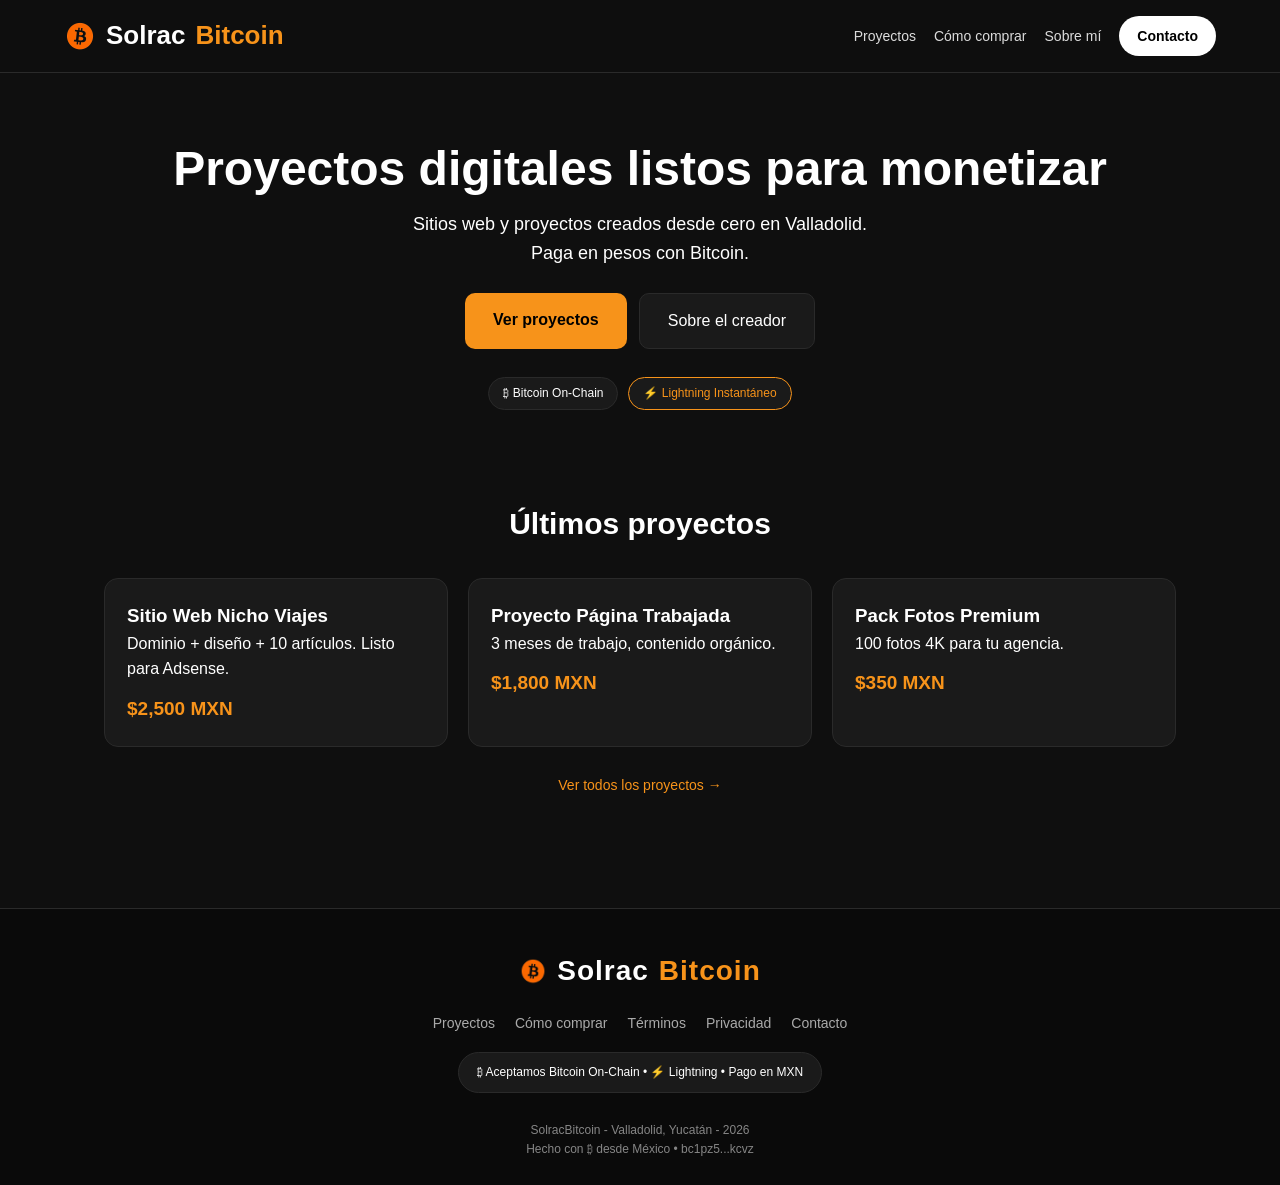
<file: index.html>
<!DOCTYPE html>
<html lang="es-MX">
<head>
<meta charset="UTF-8">
<meta name="viewport" content="width=device-width, initial-scale=1.0">
<title>SolracBitcoin | Proyectos Digitales en Valladolid - Pago con Bitcoin</title>
<link rel="icon" type="image/png" href="img/favicon.png">
<link rel="apple-touch-icon" href="img/favicon.png">
<link rel="stylesheet" href="css/style.css">
</head>
<body>

<header>
  <nav>
    <a href="index.html" class="logo" style="display:flex;align-items:center;gap:10px">
      <img src="img/favicon.png" alt="SolracBitcoin" style="width:32px;height:32px;border-radius:50%">
      Solrac<span>Bitcoin</span>
    </a>
    <div class="menu">
      <a href="proyectos.html">Proyectos</a>
      <a href="como-comprar.html">Cómo comprar</a>
      <a href="sobre-mi.html">Sobre mí</a>
      <a href="contacto.html" class="btn-nav">Contacto</a>
    </div>
  </nav>

  <div class="hero">
    <h1 class="reveal">Proyectos digitales listos para monetizar</h1>
    <p class="reveal">Sitios web y proyectos creados desde cero en Valladolid.<br>Paga en pesos con Bitcoin.</p>
    
    <div class="hero-btns reveal">
      <a href="proyectos.html" class="btn-primary">Ver proyectos</a>
      <a href="sobre-mi.html" class="btn-sec">Sobre el creador</a>
    </div>

    <div class="reveal" style="margin-top:28px; display:flex; justify-content:center; gap:10px; flex-wrap:wrap; font-size:12px;">
      <span style="background:#1a1a1a;border:1px solid #2a2a2a;padding:6px 14px;border-radius:20px;">₿ Bitcoin On-Chain</span>
      <span style="background:#1a1a1a;border:1px solid #f7931a;padding:6px 14px;border-radius:20px;color:#f7931a;">⚡ Lightning Instantáneo</span>
    </div>
  </div>
</header>

<section class="proyectos-preview">
  <h2>Últimos proyectos</h2>
  <div class="grid">
    <div class="card reveal">
      <h3>Sitio Web Nicho Viajes</h3>
      <p>Dominio + diseño + 10 artículos. Listo para Adsense.</p>
      <span class="precio">$2,500 MXN</span>
    </div>
    <div class="card reveal">
      <h3>Proyecto Página Trabajada</h3>
      <p>3 meses de trabajo, contenido orgánico.</p>
      <span class="precio">$1,800 MXN</span>
    </div>
    <div class="card reveal">
      <h3>Pack Fotos Premium</h3>
      <p>100 fotos 4K para tu agencia.</p>
      <span class="precio">$350 MXN</span>
    </div>
  </div>
  <div style="text-align:center;margin-top:25px">
    <a href="proyectos.html" style="color:#f7931a;font-size:14px;text-decoration:none">Ver todos los proyectos →</a>
  </div>
</section>

<footer>
  <div class="footer-content">
    <div class="footer-logo" style="display:flex;align-items:center;justify-content:center;gap:10px">
      <img src="img/favicon.png" alt="logo" style="width:28px;height:28px;border-radius:50%">
      Solrac<span>Bitcoin</span>
    </div>
    
    <div class="footer-links">
      <a href="proyectos.html">Proyectos</a>
      <a href="como-comprar.html">Cómo comprar</a>
      <a href="terminos.html">Términos</a>
      <a href="privacidad.html">Privacidad</a>
      <a href="contacto.html">Contacto</a>
    </div>

    <div class="footer-pagos">
      ₿ Aceptamos Bitcoin On-Chain • ⚡ Lightning • Pago en MXN
    </div>

    <div class="footer-copy">
      SolracBitcoin - Valladolid, Yucatán - 2026<br>
      Hecho con ₿ desde México • bc1pz5...kcvz
    </div>
  </div>
</footer>

<script src="js/main.js"></script>
</body>
</html>
</file>
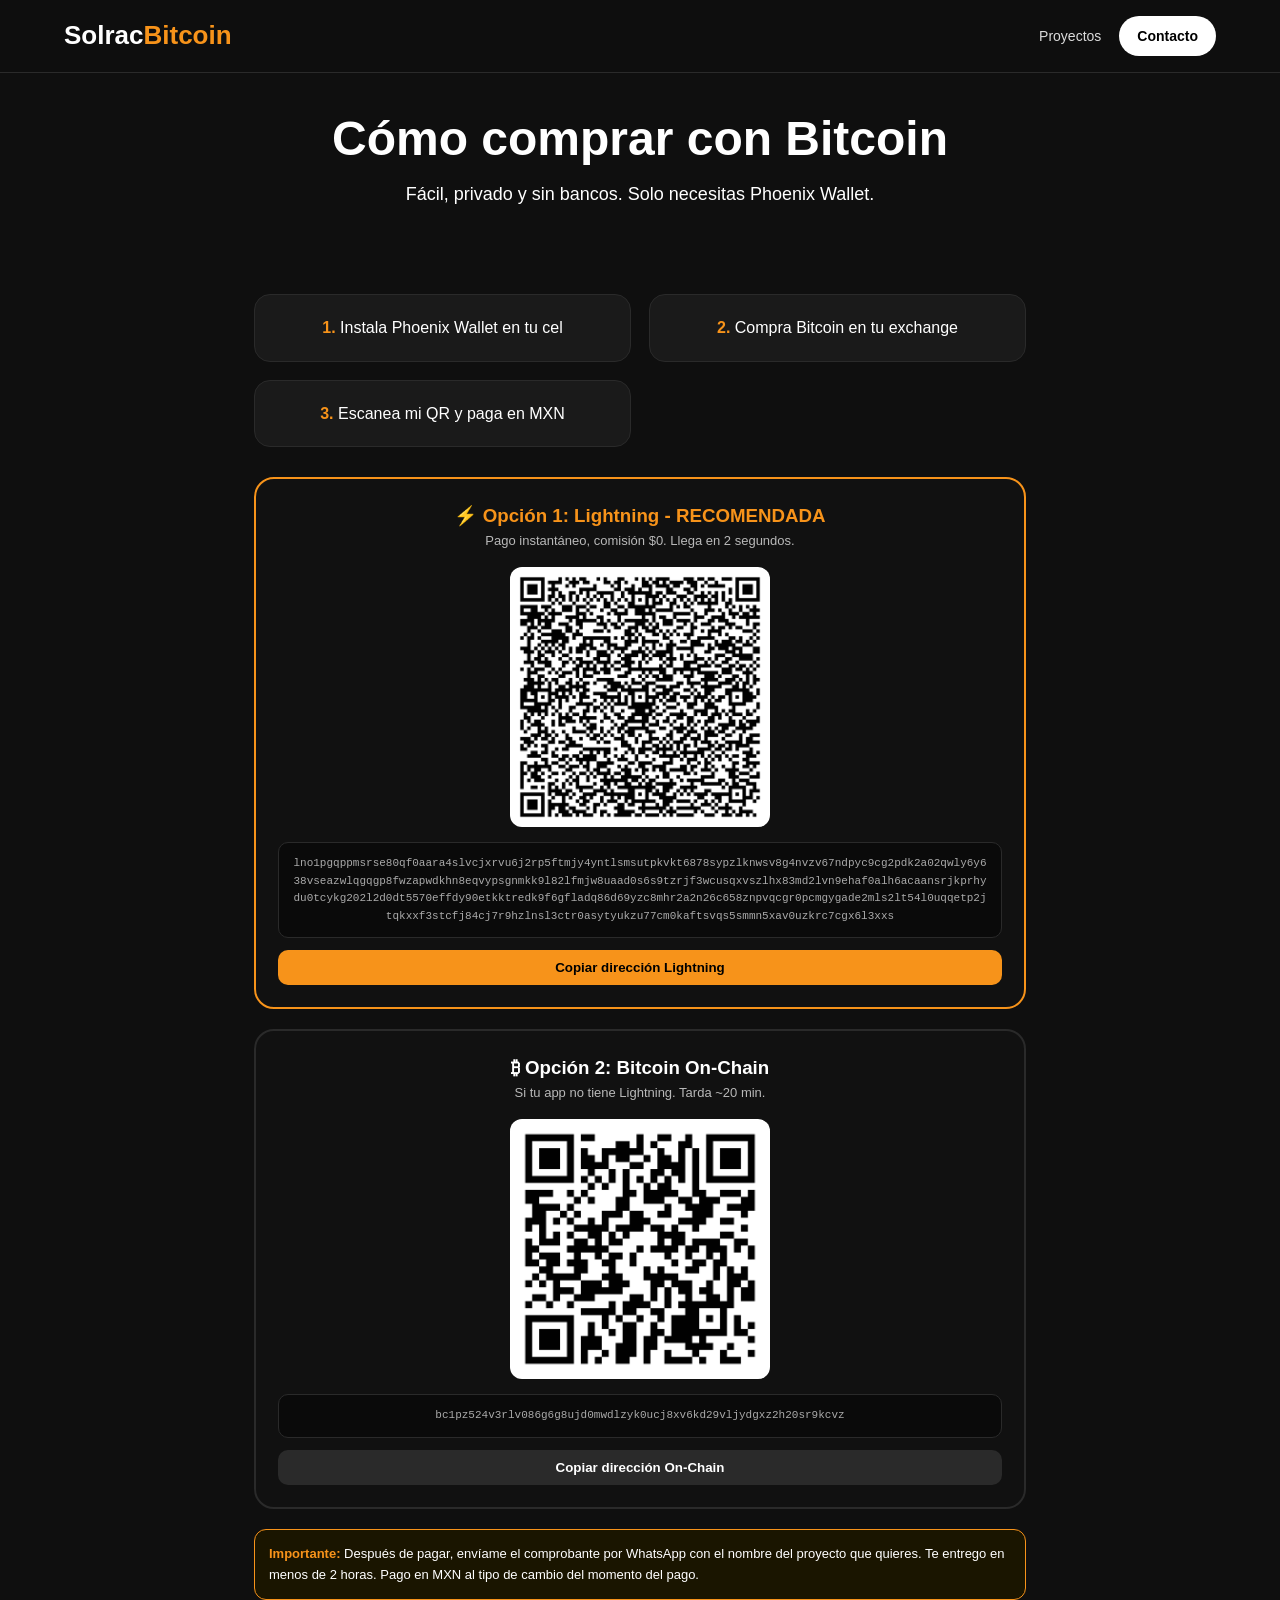
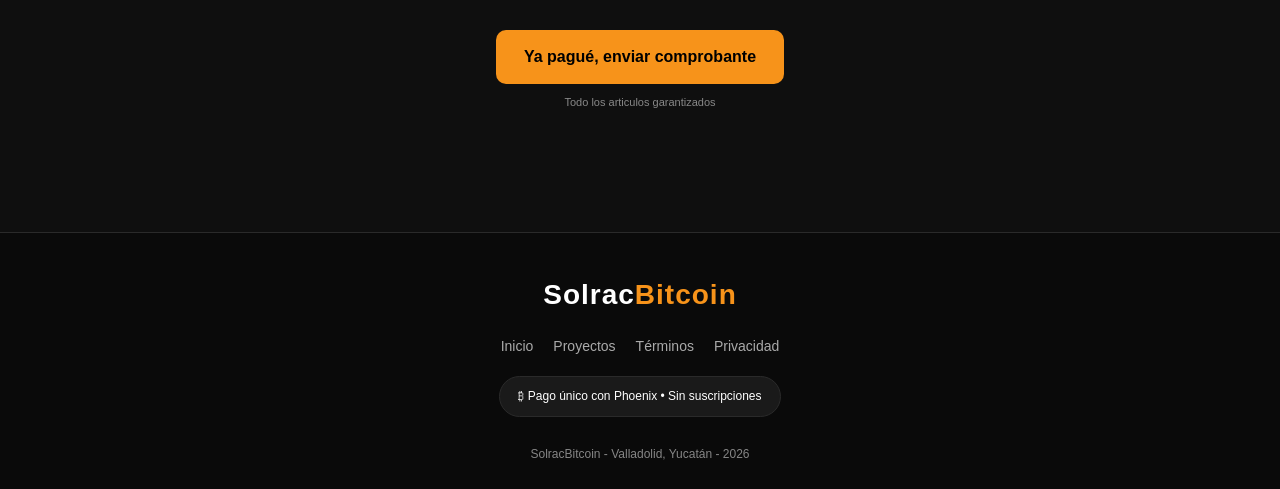
<file: como-comprar.html>
<!DOCTYPE html>
<html lang="es-MX">
<head>
<meta charset="UTF-8">
<meta name="viewport" content="width=device-width, initial-scale=1.0">
<title>Cómo comprar | SolracBitcoin - Pago con Bitcoin</title>
<link rel="icon" type="image/png" href="img/favicon.png">
<link rel="stylesheet" href="css/style.css">
<style>
  .comprar-wrap{max-width:900px;margin:0 auto;padding:20px 5% 60px}
  .pasos{display:grid;grid-template-columns:repeat(auto-fit,minmax(250px,1fr));gap:18px;margin:30px 0}
  .paso{background:#1a1a1a;border:1px solid #2a2a2a;border-radius:16px;padding:20px;text-align:center}
  .paso b{color:#f7931a}
  .qr-box{background:#111;border:2px solid #f7931a;border-radius:20px;padding:22px;text-align:center;margin:20px 0}
  .qr-box img{width:260px;max-width:100%;border-radius:12px;background:#fff;padding:8px;margin:15px auto;display:block}
  .addr{background:#0a0a0a;border:1px solid #2a2a2a;border-radius:10px;padding:12px;font-size:11px;word-break:break-all;color:#aaa;margin:12px 0;font-family:monospace}
  .btn-copy{background:#f7931a;color:#000;border:none;padding:10px 20px;border-radius:10px;font-weight:bold;cursor:pointer;width:100%}
  .alerta{background:#1a1500;border:1px solid #f7931a;border-radius:12px;padding:14px;font-size:13px;margin-top:20px}
</style>
</head>
<body>

<nav>
  <a href="index.html" class="logo">Solrac<span>Bitcoin</span></a>
  <div class="menu">
    <a href="proyectos.html">Proyectos</a>
    <a href="contacto.html" class="btn-nav">Contacto</a>
  </div>
</nav>

<section class="hero" style="padding:40px 5% 10px">
  <h1 class="reveal">Cómo comprar con Bitcoin</h1>
  <p class="reveal">Fácil, privado y sin bancos. Solo necesitas Phoenix Wallet.</p>
</section>

<div class="comprar-wrap">

  <div class="pasos reveal">
    <div class="paso"><b>1.</b> Instala Phoenix Wallet en tu cel</div>
    <div class="paso"><b>2.</b> Compra Bitcoin en tu exchange</div>
    <div class="paso"><b>3.</b> Escanea mi QR y paga en MXN</div>
  </div>

  <!-- LIGHTNING - RECOMENDADO -->
  <div class="qr-box reveal">
    <h3 style="color:#f7931a">⚡ Opción 1: Lightning - RECOMENDADA</h3>
    <p style="font-size:13px;opacity:0.7">Pago instantáneo, comisión $0. Llega en 2 segundos.</p>
    <img src="img/qrligh.png" alt="QR Lightning Phoenix">
    <div class="addr" id="addrLight">[base64]</div>
    <button class="btn-copy" onclick="navigator.clipboard.writeText(document.getElementById('addrLight').innerText);this.innerText='¡Copiado!'">Copiar dirección Lightning</button>
  </div>

  <!-- ON-CHAIN -->
  <div class="qr-box reveal" style="border-color:#2a2a2a">
    <h3>₿ Opción 2: Bitcoin On-Chain</h3>
    <p style="font-size:13px;opacity:0.7">Si tu app no tiene Lightning. Tarda ~20 min.</p>
    <img src="img/qrbtc.png" alt="QR On-Chain Bitcoin">
    <div class="addr" id="addrBtc">bc1pz524v3rlv086g6g8ujd0mwdlzyk0ucj8xv6kd29vljydgxz2h20sr9kcvz</div>
    <button class="btn-copy" style="background:#2a2a2a;color:#fff" onclick="navigator.clipboard.writeText(document.getElementById('addrBtc').innerText);this.innerText='¡Copiado!'">Copiar dirección On-Chain</button>
  </div>

  <div class="alerta reveal">
    <b style="color:#f7931a">Importante:</b> Después de pagar, envíame el comprobante por WhatsApp con el nombre del proyecto que quieres. Te entrego en menos de 2 horas. Pago en MXN al tipo de cambio del momento del pago.
  </div>

  <div style="text-align:center;margin-top:30px" class="reveal">
    <a href="https://wa.me/5219851222435?text=Hola%20Solrac%20ya%20pagué%20con%20Bitcoin" class="btn-primary">Ya pagué, enviar comprobante</a>
    <p style="font-size:11px;opacity:0.5;margin-top:10px">Todo los articulos garantizados</p>
  </div>

</div>

<footer>
  <div class="footer-content">
    <div class="footer-logo">Solrac<span>Bitcoin</span></div>
    <div class="footer-links">
      <a href="index.html">Inicio</a>
      <a href="proyectos.html">Proyectos</a>
      <a href="terminos.html">Términos</a>
      <a href="privacidad.html">Privacidad</a>
    </div>
    <div class="footer-pagos">₿ Pago único con Phoenix • Sin suscripciones</div>
    <div class="footer-copy">SolracBitcoin - Valladolid, Yucatán - 2026</div>
  </div>
</footer>

<script src="js/main.js"></script>
</body>
</html>
</file>
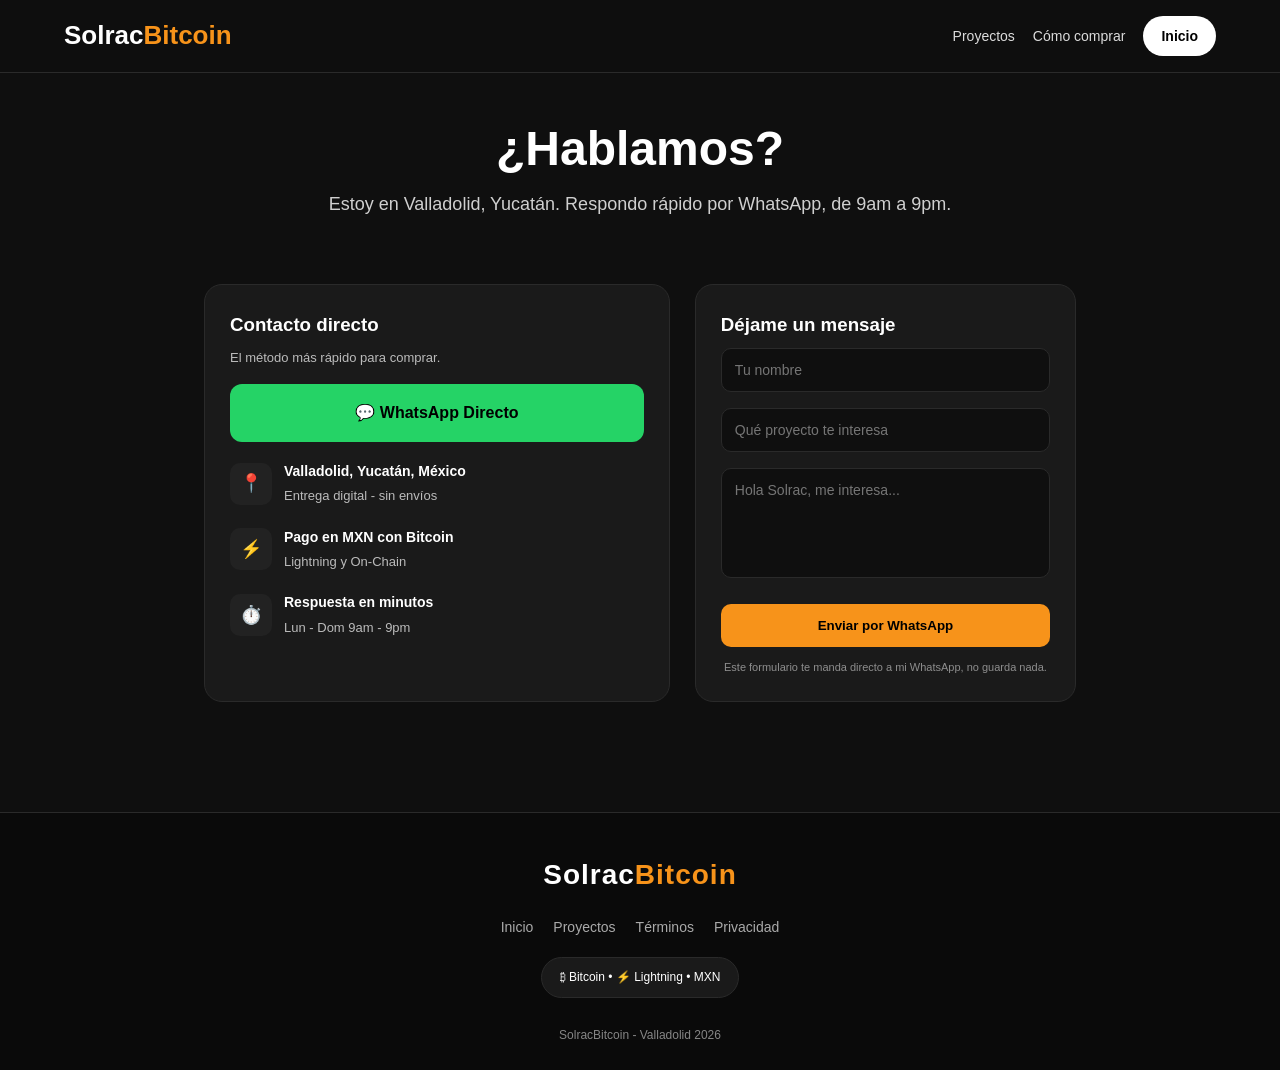
<file: contacto.html>
<!DOCTYPE html>
<html lang="es-MX">
<head>
<meta charset="UTF-8">
<meta name="viewport" content="width=device-width, initial-scale=1.0">
<title>Contacto | SolracBitcoin - Valladolid</title>
<link rel="stylesheet" href="css/style.css">
<style>
  .contact-wrap{max-width:1000px;margin:0 auto;padding:20px 5% 50px;display:grid;grid-template-columns:1.1fr 0.9fr;gap:25px}
  .contact-card{background:#1a1a1a;border:1px solid #2a2a2a;border-radius:18px;padding:25px}
  .whats-btn{
    display:flex;align-items:center;justify-content:center;gap:10px;
    background:#25D366;color:#000;font-weight:900;
    padding:16px;border-radius:12px;font-size:16px;margin:15px 0;transition:0.2s
  }
  .whats-btn:hover{transform:translateY(-2px);filter:brightness(1.1)}
  .dato{display:flex;gap:12px;margin:18px 0;align-items:center}
  .dato-icon{background:#222;width:42px;height:42px;border-radius:10px;display:flex;align-items:center;justify-content:center;font-size:18px}
  .dato b{display:block;font-size:14px}
  .dato span{font-size:13px;opacity:0.7}
  .form input,.form textarea{
    width:100%;background:#0f0f0f;border:1px solid #2a2a2a;
    color:#fff;padding:13px;border-radius:10px;margin:8px 0;font-size:14px
  }
  .form textarea{min-height:110px;resize:none}
  .form button{width:100%;margin-top:10px;border:none;cursor:pointer}
  @media(max-width:800px){.contact-wrap{grid-template-columns:1fr}}
</style>
</head>
<body>

<nav>
  <a href="index.html" class="logo">Solrac<span>Bitcoin</span></a>
  <div class="menu">
    <a href="proyectos.html">Proyectos</a>
    <a href="como-comprar.html">Cómo comprar</a>
    <a href="index.html" class="btn-nav">Inicio</a>
  </div>
</nav>

<section class="hero" style="padding:50px 5% 20px">
  <h1>¿Hablamos?</h1>
  <p>Estoy en Valladolid, Yucatán. Respondo rápido por WhatsApp, de 9am a 9pm.</p>
</section>

<div class="contact-wrap">
  
  <div class="contact-card reveal">
    <h3>Contacto directo</h3>
    <p style="font-size:13px;opacity:0.7;margin:8px 0 15px">El método más rápido para comprar.</p>
    
    <!-- CAMBIA TU NUMERO AQUÍ -->
    <a href="https://wa.me/5219851222435?text=Hola%20Solrac%2C%20vi%20tu%20pagina%20SolracBitcoin%20y%20me%20interesa%20un%20proyecto" target="_blank" class="whats-btn">
      💬 WhatsApp Directo
    </a>

    <div class="dato">
      <div class="dato-icon">📍</div>
      <div><b>Valladolid, Yucatán, México</b><span>Entrega digital - sin envíos</span></div>
    </div>
    <div class="dato">
      <div class="dato-icon">⚡</div>
      <div><b>Pago en MXN con Bitcoin</b><span>Lightning y On-Chain</span></div>
    </div>
    <div class="dato">
      <div class="dato-icon">⏱️</div>
      <div><b>Respuesta en minutos</b><span>Lun - Dom 9am - 9pm</span></div>
    </div>
  </div>

  <div class="contact-card reveal">
    <h3>Déjame un mensaje</h3>
    <div class="form">
      <input type="text" placeholder="Tu nombre" id="nombre">
      <input type="text" placeholder="Qué proyecto te interesa" id="proyecto">
      <textarea placeholder="Hola Solrac, me interesa..." id="mensaje"></textarea>
      <button class="btn-primary" onclick="enviarWA()">Enviar por WhatsApp</button>
      <p style="font-size:11px;opacity:0.5;margin-top:12px;text-align:center">Este formulario te manda directo a mi WhatsApp, no guarda nada.</p>
    </div>
  </div>

</div>

<footer>
  <div class="footer-content">
    <div class="footer-logo">Solrac<span>Bitcoin</span></div>
    <div class="footer-links">
      <a href="index.html">Inicio</a>
      <a href="proyectos.html">Proyectos</a>
      <a href="terminos.html">Términos</a>
      <a href="privacidad.html">Privacidad</a>
    </div>
    <div class="footer-pagos">₿ Bitcoin • ⚡ Lightning • MXN</div>
    <div class="footer-copy">SolracBitcoin - Valladolid 2026</div>
  </div>
</footer>

<script src="js/main.js"></script>
<script>
function enviarWA(){
  let n = document.getElementById('nombre').value || 'Hola';
  let p = document.getElementById('proyecto').value || 'un proyecto';
  let m = document.getElementById('mensaje').value || 'Vi tu página y me interesa comprar.';
  let texto = `Hola Solrac, soy ${n}. Me interesa ${p}. ${m}`;
  let url = `https://wa.me/5219851222435?text=${encodeURIComponent(texto)}`;
  window.open(url, '_blank');
}
</script>
</body>
</html>
</file>
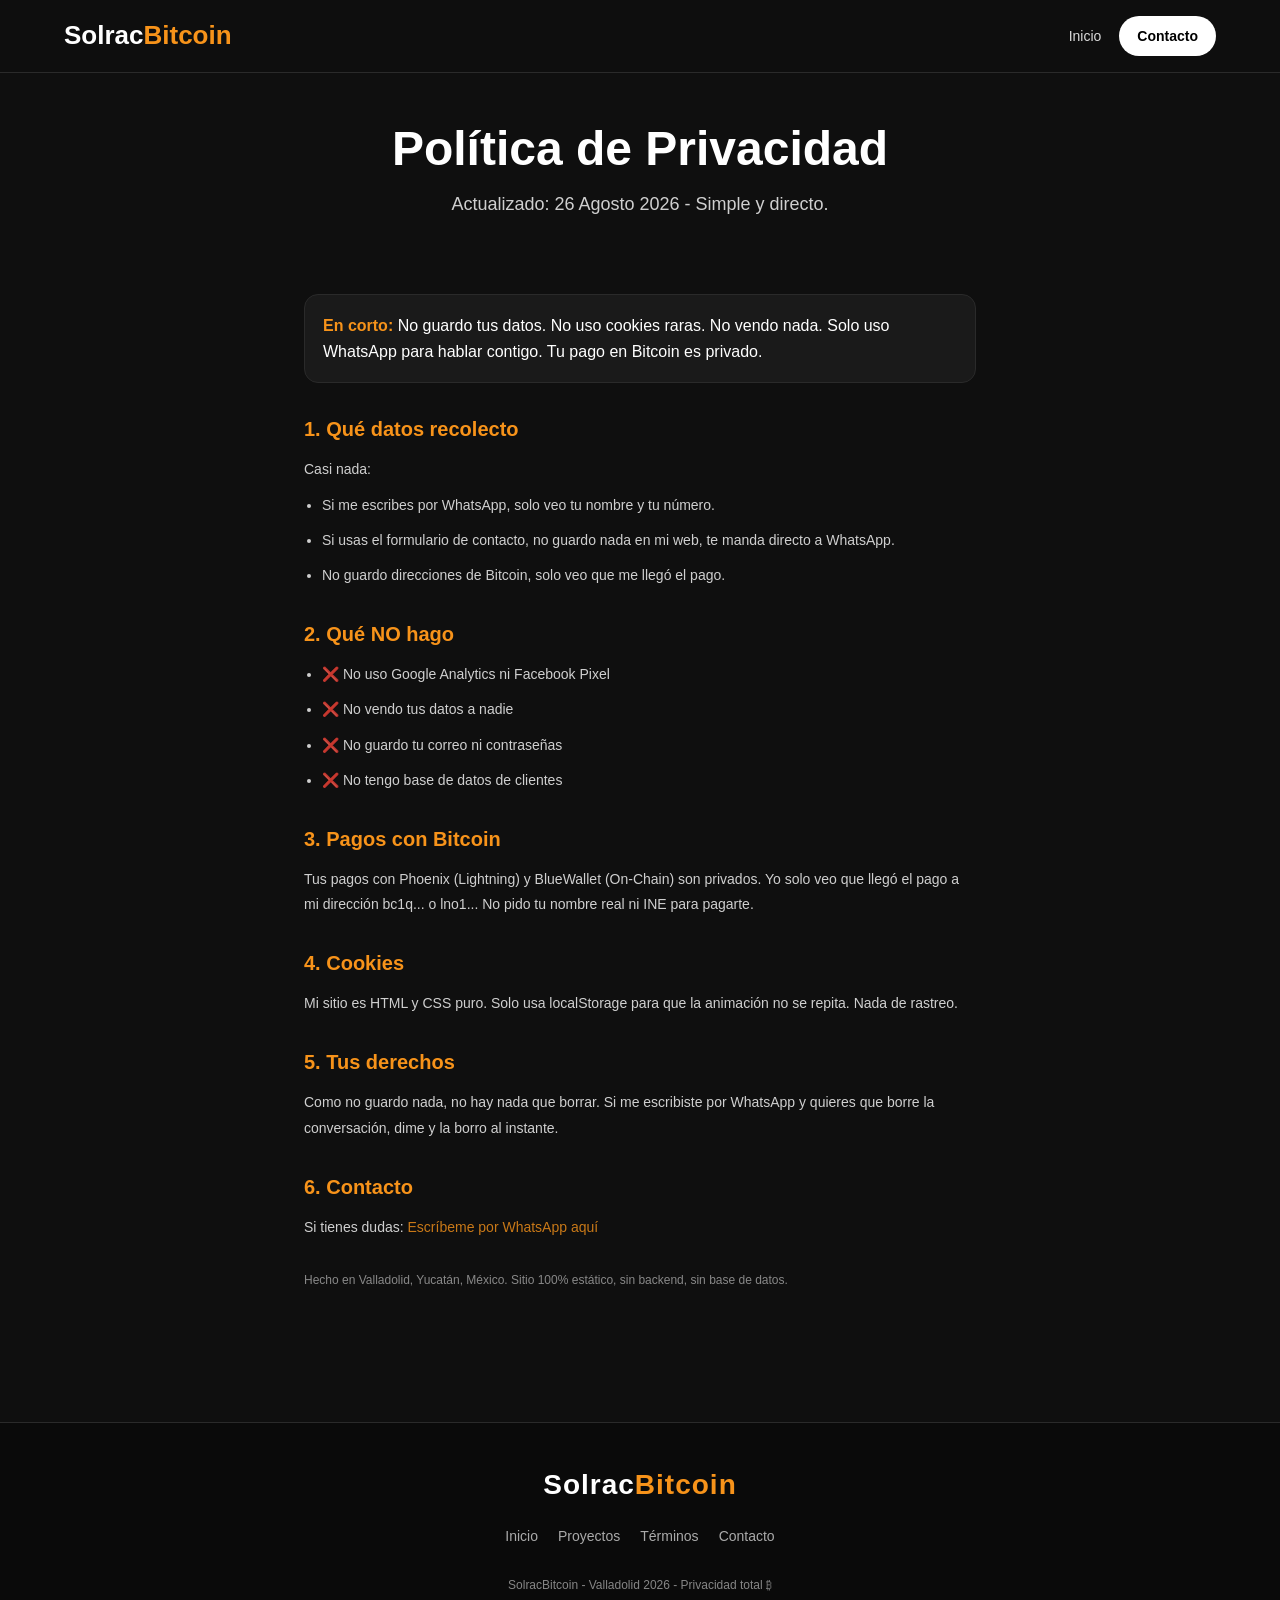
<file: privacidad.html>
<!DOCTYPE html>
<html lang="es-MX">
<head>
<meta charset="UTF-8">
<meta name="viewport" content="width=device-width, initial-scale=1.0">
<title>Privacidad | SolracBitcoin</title>
<link rel="stylesheet" href="css/style.css">
<style>
  .legal{max-width:800px;margin:0 auto;padding:20px 5% 60px}
  .legal h2{color:#f7931a;margin:30px 0 12px;font-size:20px}
  .legal p, .legal li{font-size:14px;opacity:0.8;line-height:1.8;margin-bottom:10px}
  .legal ul{padding-left:18px}
  .legal-box{background:#1a1a1a;border:1px solid #2a2a2a;border-radius:14px;padding:18px;margin:20px 0}
</style>
</head>
<body>

<nav>
  <a href="index.html" class="logo">Solrac<span>Bitcoin</span></a>
  <div class="menu">
    <a href="index.html">Inicio</a>
    <a href="contacto.html" class="btn-nav">Contacto</a>
  </div>
</nav>

<section class="hero" style="padding:50px 5% 10px">
  <h1>Política de Privacidad</h1>
  <p>Actualizado: 26 Agosto 2026 - Simple y directo.</p>
</section>

<div class="legal">

  <div class="legal-box">
    <b style="color:#f7931a">En corto:</b> No guardo tus datos. No uso cookies raras. No vendo nada. Solo uso WhatsApp para hablar contigo. Tu pago en Bitcoin es privado.
  </div>

  <h2>1. Qué datos recolecto</h2>
  <p>Casi nada:</p>
  <ul>
    <li>Si me escribes por WhatsApp, solo veo tu nombre y tu número.</li>
    <li>Si usas el formulario de contacto, no guardo nada en mi web, te manda directo a WhatsApp.</li>
    <li>No guardo direcciones de Bitcoin, solo veo que me llegó el pago.</li>
  </ul>

  <h2>2. Qué NO hago</h2>
  <ul>
    <li>❌ No uso Google Analytics ni Facebook Pixel</li>
    <li>❌ No vendo tus datos a nadie</li>
    <li>❌ No guardo tu correo ni contraseñas</li>
    <li>❌ No tengo base de datos de clientes</li>
  </ul>

  <h2>3. Pagos con Bitcoin</h2>
  <p>Tus pagos con Phoenix (Lightning) y BlueWallet (On-Chain) son privados. Yo solo veo que llegó el pago a mi dirección bc1q... o lno1... No pido tu nombre real ni INE para pagarte.</p>

  <h2>4. Cookies</h2>
  <p>Mi sitio es HTML y CSS puro. Solo usa localStorage para que la animación no se repita. Nada de rastreo.</p>

  <h2>5. Tus derechos</h2>
  <p>Como no guardo nada, no hay nada que borrar. Si me escribiste por WhatsApp y quieres que borre la conversación, dime y la borro al instante.</p>

  <h2>6. Contacto</h2>
  <p>Si tienes dudas: <a href="contacto.html" style="color:#f7931a">Escríbeme por WhatsApp aquí</a></p>

  <p style="margin-top:30px;font-size:12px;opacity:0.5">Hecho en Valladolid, Yucatán, México. Sitio 100% estático, sin backend, sin base de datos.</p>

</div>

<footer>
  <div class="footer-content">
    <div class="footer-logo">Solrac<span>Bitcoin</span></div>
    <div class="footer-links">
      <a href="index.html">Inicio</a>
      <a href="proyectos.html">Proyectos</a>
      <a href="terminos.html">Términos</a>
      <a href="contacto.html">Contacto</a>
    </div>
    <div class="footer-copy">SolracBitcoin - Valladolid 2026 - Privacidad total ₿</div>
  </div>
</footer>

<script src="js/main.js"></script>
</body>
</html>
</file>
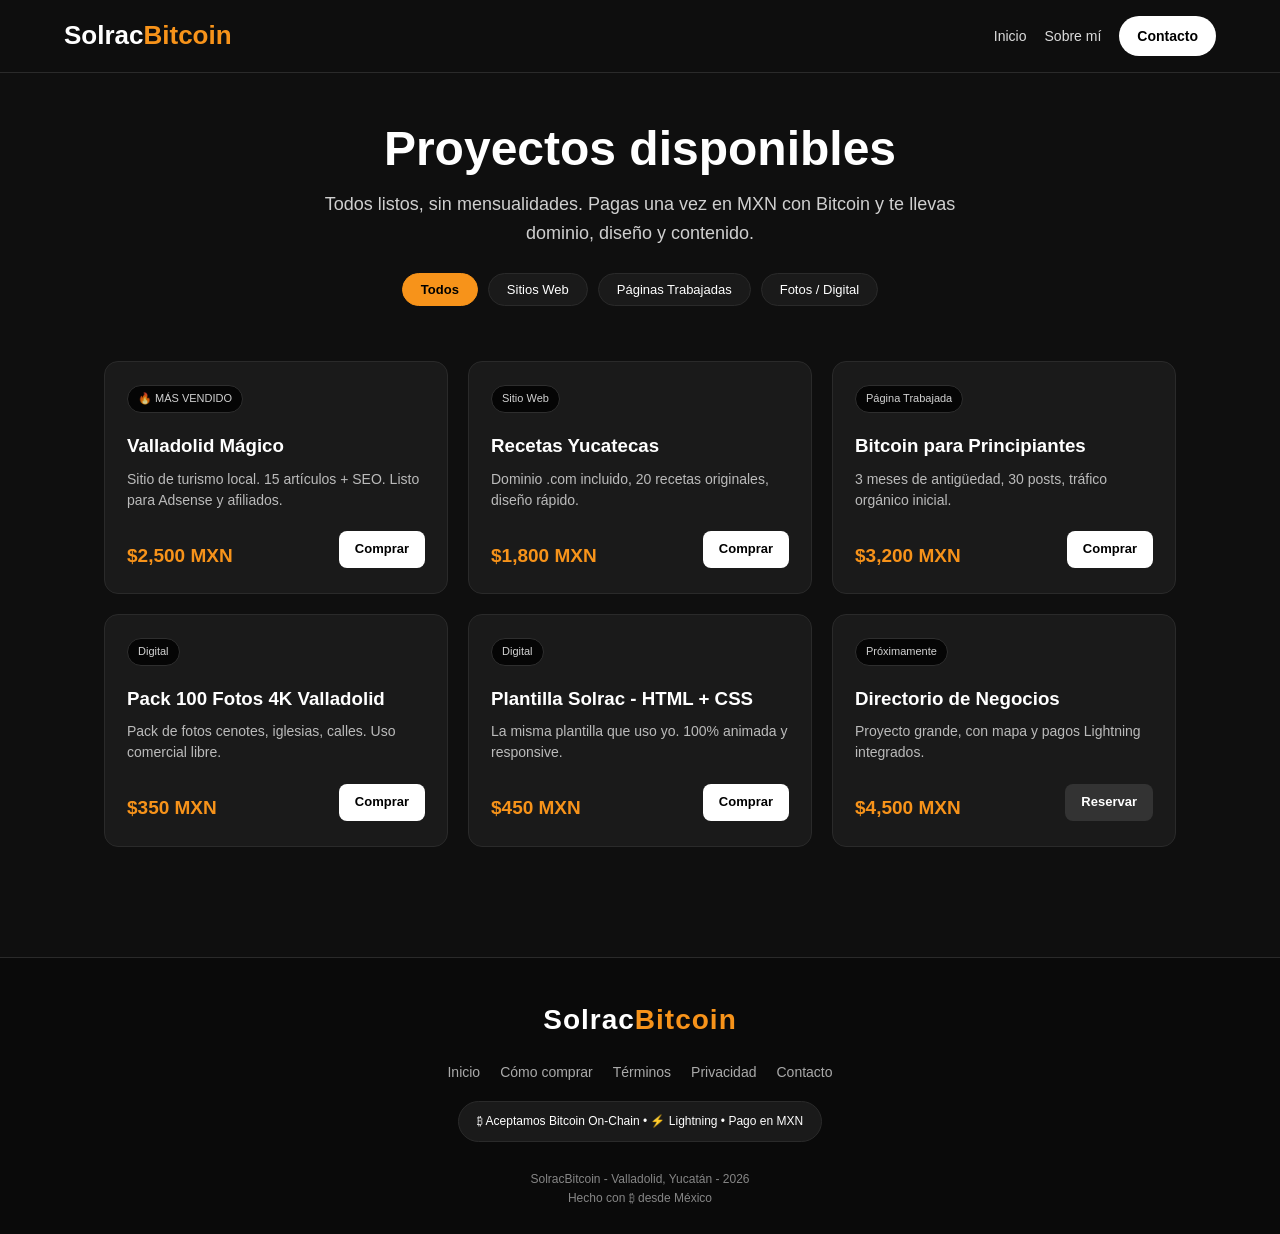
<file: proyectos.html>
<!DOCTYPE html>
<html lang="es-MX">
<head>
<meta charset="UTF-8">
<meta name="viewport" content="width=device-width, initial-scale=1.0">
<title>Proyectos | SolracBitcoin - Sitios listos para monetizar</title>
<link rel="stylesheet" href="css/style.css">
<style>
  /* Estilo extra solo para esta página */
  .filtros{display:flex;gap:10px;justify-content:center;flex-wrap:wrap;margin:25px 0 35px}
  .filtro-btn{
    background:#1a1a1a;border:1px solid #2a2a2a;color:#fff;
    padding:8px 18px;border-radius:20px;font-size:13px;cursor:pointer;transition:0.2s
  }
  .filtro-btn.active,.filtro-btn:hover{background:#f7931a;color:#000;border-color:#f7931a;font-weight:900}
  .card .tag{font-size:11px;background:#000;border:1px solid #333;padding:4px 10px;border-radius:20px;display:inline-block;margin-bottom:10px;opacity:0.8}
  .card h3{margin:8px 0}
  .card p{font-size:14px;opacity:0.7;line-height:1.5;min-height:42px}
  .card-footer{display:flex;justify-content:space-between;align-items:center;margin-top:18px}
  .btn-card{background:#fff;color:#000;padding:8px 16px;border-radius:8px;font-size:13px;font-weight:900}
</style>
</head>
<body>

<header>
<nav>
  <a href="index.html" class="logo">Solrac<span>Bitcoin</span></a>
  <div class="menu">
    <a href="index.html">Inicio</a>
    <a href="sobre-mi.html">Sobre mí</a>
    <a href="contacto.html" class="btn-nav">Contacto</a>
  </div>
</nav>
</header>

<section class="hero" style="padding:50px 5% 20px">
  <h1>Proyectos disponibles</h1>
  <p>Todos listos, sin mensualidades. Pagas una vez en MXN con Bitcoin y te llevas dominio, diseño y contenido.</p>
  
  <div class="filtros">
    <button class="filtro-btn active">Todos</button>
    <button class="filtro-btn">Sitios Web</button>
    <button class="filtro-btn">Páginas Trabajadas</button>
    <button class="filtro-btn">Fotos / Digital</button>
  </div>
</section>

<section class="proyectos-preview" style="padding-top:0">
  <div class="grid">
    
    <div class="card reveal">
      <span class="tag">🔥 MÁS VENDIDO</span>
      <h3>Valladolid Mágico</h3>
      <p>Sitio de turismo local. 15 artículos + SEO. Listo para Adsense y afiliados.</p>
      <div class="card-footer">
        <span class="precio">$2,500 MXN</span>
        <a href="contacto.html" class="btn-card">Comprar</a>
      </div>
    </div>

    <div class="card reveal">
      <span class="tag">Sitio Web</span>
      <h3>Recetas Yucatecas</h3>
      <p>Dominio .com incluido, 20 recetas originales, diseño rápido.</p>
      <div class="card-footer">
        <span class="precio">$1,800 MXN</span>
        <a href="contacto.html" class="btn-card">Comprar</a>
      </div>
    </div>

    <div class="card reveal">
      <span class="tag">Página Trabajada</span>
      <h3>Bitcoin para Principiantes</h3>
      <p>3 meses de antigüedad, 30 posts, tráfico orgánico inicial.</p>
      <div class="card-footer">
        <span class="precio">$3,200 MXN</span>
        <a href="contacto.html" class="btn-card">Comprar</a>
      </div>
    </div>

    <div class="card reveal">
      <span class="tag">Digital</span>
      <h3>Pack 100 Fotos 4K Valladolid</h3>
      <p>Pack de fotos cenotes, iglesias, calles. Uso comercial libre.</p>
      <div class="card-footer">
        <span class="precio">$350 MXN</span>
        <a href="contacto.html" class="btn-card">Comprar</a>
      </div>
    </div>

    <div class="card reveal">
      <span class="tag">Digital</span>
      <h3>Plantilla Solrac - HTML + CSS</h3>
      <p>La misma plantilla que uso yo. 100% animada y responsive.</p>
      <div class="card-footer">
        <span class="precio">$450 MXN</span>
        <a href="contacto.html" class="btn-card">Comprar</a>
      </div>
    </div>

    <div class="card reveal">
      <span class="tag">Próximamente</span>
      <h3>Directorio de Negocios</h3>
      <p>Proyecto grande, con mapa y pagos Lightning integrados.</p>
      <div class="card-footer">
        <span class="precio">$4,500 MXN</span>
        <a href="contacto.html" class="btn-card" style="background:#333;color:#fff">Reservar</a>
      </div>
    </div>

  </div>
</section>

<footer>
  <div class="footer-content">
    <div class="footer-logo">Solrac<span>Bitcoin</span></div>
    <div class="footer-links">
      <a href="index.html">Inicio</a>
      <a href="como-comprar.html">Cómo comprar</a>
      <a href="terminos.html">Términos</a>
      <a href="privacidad.html">Privacidad</a>
      <a href="contacto.html">Contacto</a>
    </div>
    <div class="footer-pagos">₿ Aceptamos Bitcoin On-Chain • ⚡ Lightning • Pago en MXN</div>
    <div class="footer-copy">SolracBitcoin - Valladolid, Yucatán - 2026<br>Hecho con ₿ desde México</div>
  </div>
</footer>

<script src="js/main.js"></script>
</body>
</html>
</file>
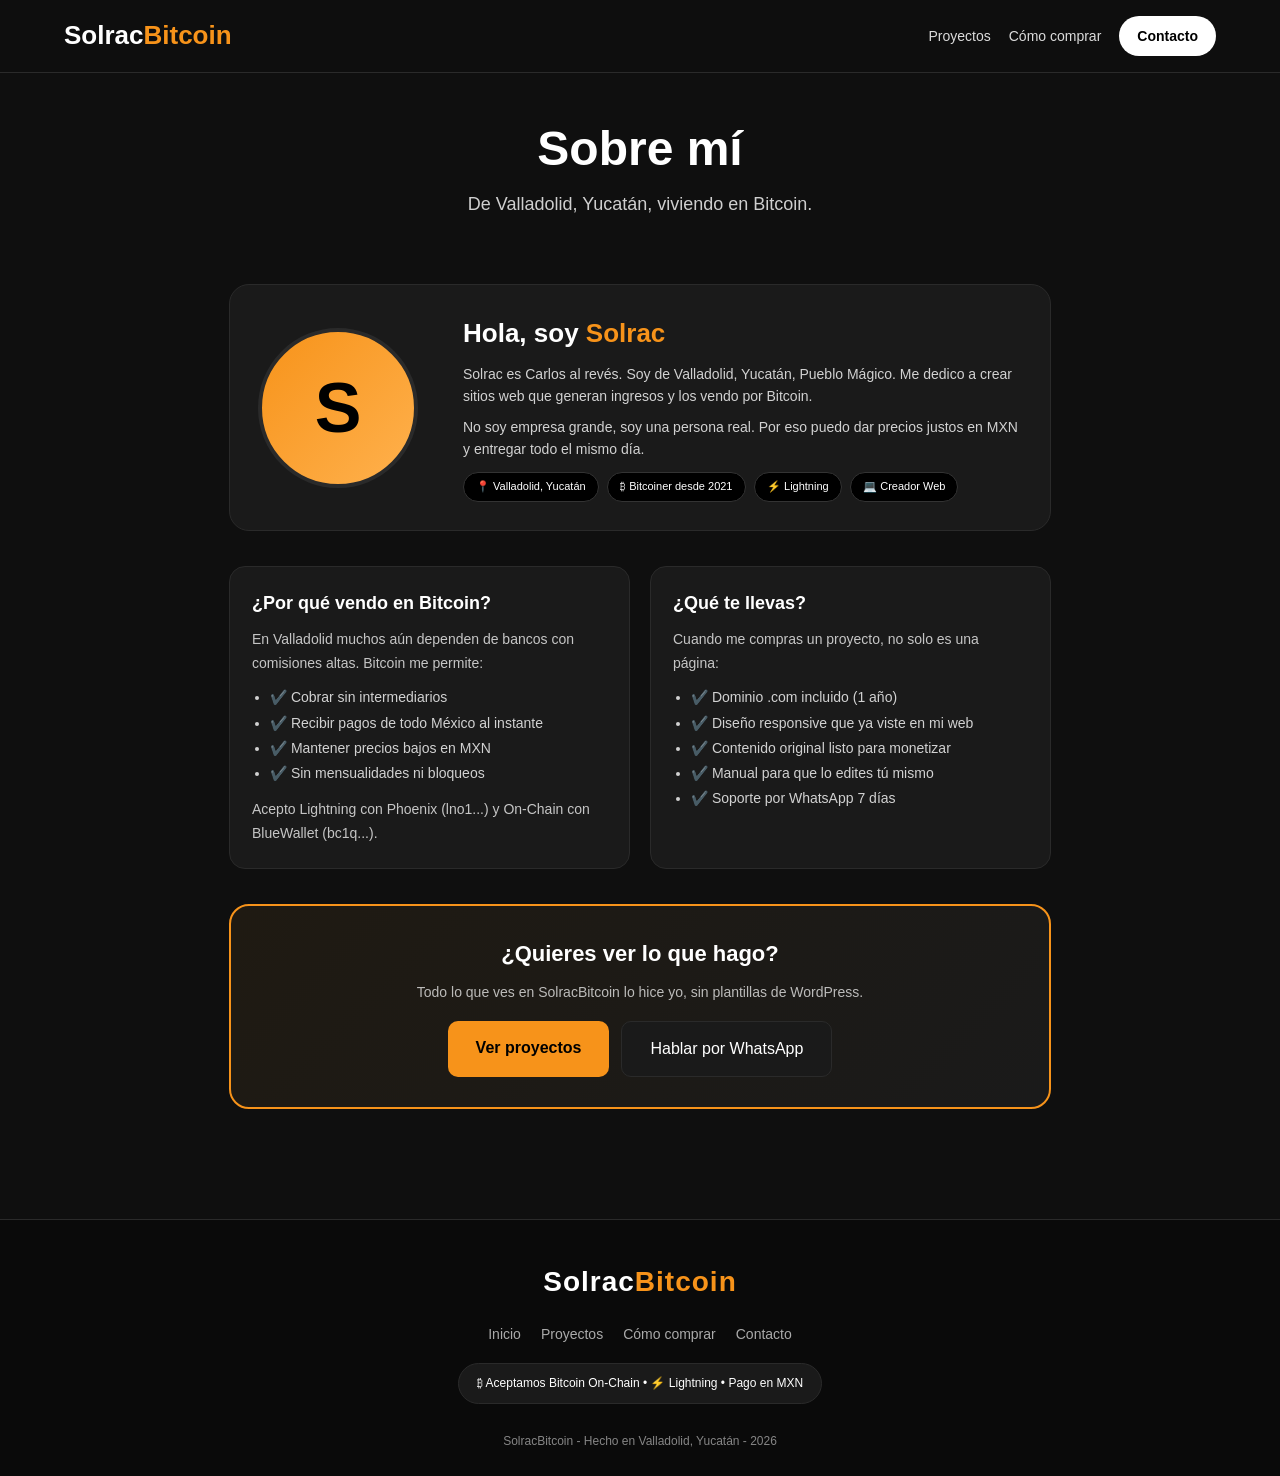
<file: sobre-mi.html>
<!DOCTYPE html>
<html lang="es-MX">
<head>
<meta charset="UTF-8">
<meta name="viewport" content="width=device-width, initial-scale=1.0">
<title>Sobre mí | SolracBitcoin - De Valladolid para el mundo</title>
<link rel="stylesheet" href="css/style.css">
<style>
  .about-wrap{max-width:950px;margin:0 auto;padding:20px 5% 50px}
  .about-hero{
    display:grid;grid-template-columns:180px 1fr;gap:25px;
    background:#1a1a1a;border:1px solid #2a2a2a;
    border-radius:20px;padding:28px;align-items:center
  }
  .avatar{
    width:160px;height:160px;border-radius:50%;
    background:linear-gradient(135deg,#f7931a,#ffb14d);
    display:flex;align-items:center;justify-content:center;
    font-size:70px;font-weight:900;color:#000;
    border:4px solid #2a2a2a;
  }
  .about-hero h2{font-size:26px}
  .about-hero h2 span{color:#f7931a}
  .about-hero p{font-size:14px;opacity:0.8;margin:8px 0;line-height:1.6}
  .badge{display:inline-block;background:#000;border:1px solid #333;padding:5px 12px;border-radius:20px;font-size:11px;margin:4px 4px 0 0}
  
  .historia{margin-top:35px;display:grid;grid-template-columns:1fr 1fr;gap:20px}
  .box{background:#1a1a1a;border:1px solid #2a2a2a;border-radius:16px;padding:22px}
  .box h3{margin-bottom:10px;font-size:18px}
  .box p{font-size:14px;opacity:0.75;line-height:1.7}
  .box ul{margin-top:10px;padding-left:18px;font-size:14px;opacity:0.8;line-height:1.8}

  .cta-about{
    margin-top:35px;text-align:center;
    background:linear-gradient(135deg,#1f1a12,#1a1a1a);
    border:2px solid #f7931a;border-radius:20px;padding:30px
  }

  @media(max-width:700px){
    .about-hero{grid-template-columns:1fr;text-align:center;justify-items:center}
    .historia{grid-template-columns:1fr}
  }
</style>
</head>
<body>

<nav>
  <a href="index.html" class="logo">Solrac<span>Bitcoin</span></a>
  <div class="menu">
    <a href="proyectos.html">Proyectos</a>
    <a href="como-comprar.html">Cómo comprar</a>
    <a href="contacto.html" class="btn-nav">Contacto</a>
  </div>
</nav>

<section class="hero" style="padding:50px 5% 20px">
  <h1>Sobre mí</h1>
  <p>De Valladolid, Yucatán, viviendo en Bitcoin.</p>
</section>

<div class="about-wrap">
  
  <div class="about-hero reveal">
    <div class="avatar">S</div>
    <div>
      <h2>Hola, soy <span>Solrac</span></h2>
      <p>Solrac es Carlos al revés. Soy de Valladolid, Yucatán, Pueblo Mágico. Me dedico a crear sitios web que generan ingresos y los vendo por Bitcoin.</p>
      <p>No soy empresa grande, soy una persona real. Por eso puedo dar precios justos en MXN y entregar todo el mismo día.</p>
      <div>
        <span class="badge">📍 Valladolid, Yucatán</span>
        <span class="badge">₿ Bitcoiner desde 2021</span>
        <span class="badge">⚡ Lightning</span>
        <span class="badge">💻 Creador Web</span>
      </div>
    </div>
  </div>

  <div class="historia">
    <div class="box reveal">
      <h3>¿Por qué vendo en Bitcoin?</h3>
      <p>En Valladolid muchos aún dependen de bancos con comisiones altas. Bitcoin me permite:</p>
      <ul>
        <li>✔️ Cobrar sin intermediarios</li>
        <li>✔️ Recibir pagos de todo México al instante</li>
        <li>✔️ Mantener precios bajos en MXN</li>
        <li>✔️ Sin mensualidades ni bloqueos</li>
      </ul>
      <p style="margin-top:12px">Acepto Lightning con Phoenix (lno1...) y On-Chain con BlueWallet (bc1q...).</p>
    </div>

    <div class="box reveal">
      <h3>¿Qué te llevas?</h3>
      <p>Cuando me compras un proyecto, no solo es una página:</p>
      <ul>
        <li>✔️ Dominio .com incluido (1 año)</li>
        <li>✔️ Diseño responsive que ya viste en mi web</li>
        <li>✔️ Contenido original listo para monetizar</li>
        <li>✔️ Manual para que lo edites tú mismo</li>
        <li>✔️ Soporte por WhatsApp 7 días</li>
      </ul>
    </div>
  </div>

  <div class="cta-about reveal">
    <h2 style="font-size:22px">¿Quieres ver lo que hago?</h2>
    <p style="opacity:0.7;font-size:14px;margin:10px 0 18px">Todo lo que ves en SolracBitcoin lo hice yo, sin plantillas de WordPress.</p>
    <div class="hero-btns" style="margin-top:0">
      <a href="proyectos.html" class="btn-primary">Ver proyectos</a>
      <a href="contacto.html" class="btn-sec">Hablar por WhatsApp</a>
    </div>
  </div>

</div>

<footer>
  <div class="footer-content">
    <div class="footer-logo">Solrac<span>Bitcoin</span></div>
    <div class="footer-links">
      <a href="index.html">Inicio</a>
      <a href="proyectos.html">Proyectos</a>
      <a href="como-comprar.html">Cómo comprar</a>
      <a href="contacto.html">Contacto</a>
    </div>
    <div class="footer-pagos">₿ Aceptamos Bitcoin On-Chain • ⚡ Lightning • Pago en MXN</div>
    <div class="footer-copy">SolracBitcoin - Hecho en Valladolid, Yucatán - 2026</div>
  </div>
</footer>

<script src="js/main.js"></script>
</body>
</html>
</file>
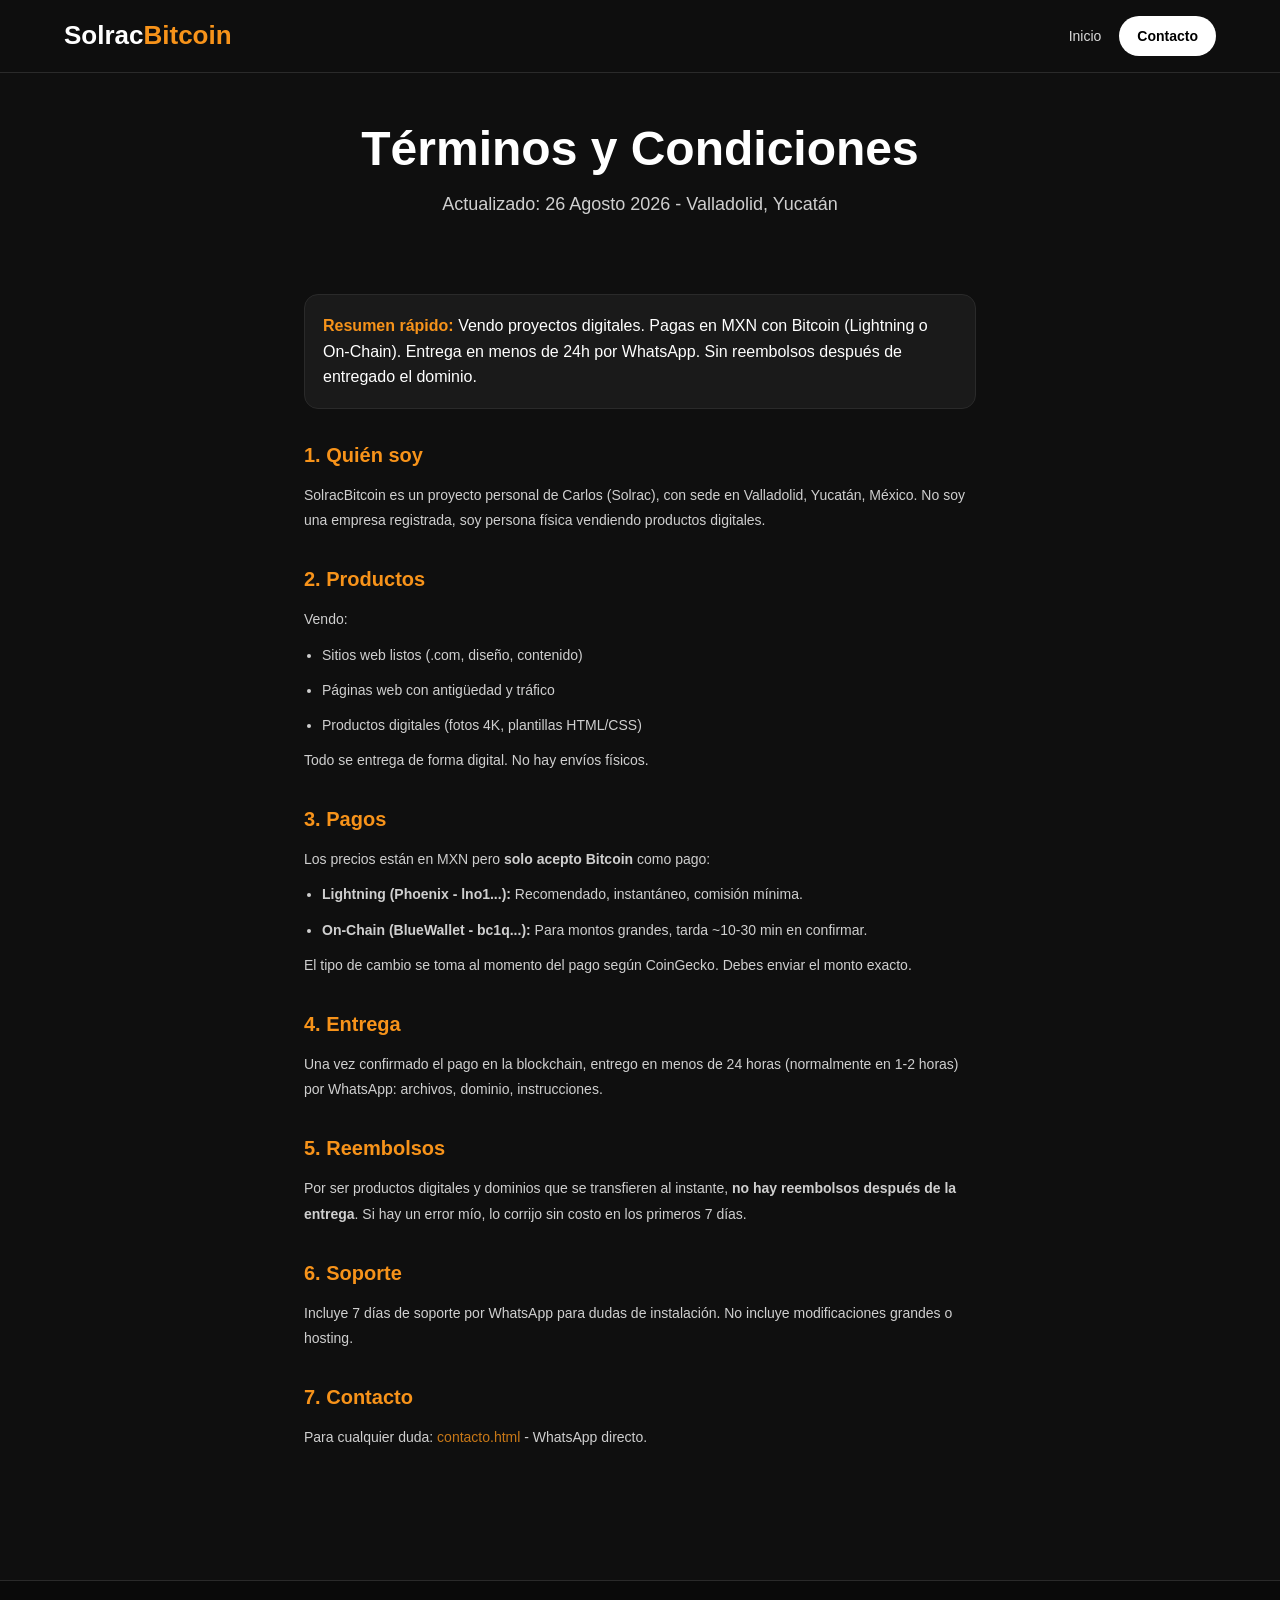
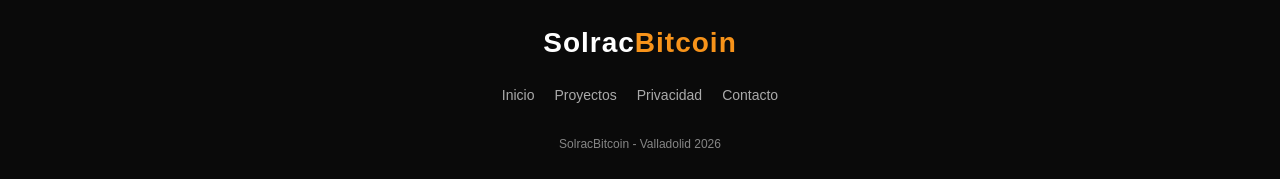
<file: terminos.html>
<!DOCTYPE html>
<html lang="es-MX">
<head>
<meta charset="UTF-8">
<meta name="viewport" content="width=device-width, initial-scale=1.0">
<title>Términos y Condiciones | SolracBitcoin</title>
<link rel="stylesheet" href="css/style.css">
<style>
  .legal{max-width:800px;margin:0 auto;padding:20px 5% 60px}
  .legal h2{color:#f7931a;margin:30px 0 12px;font-size:20px}
  .legal p, .legal li{font-size:14px;opacity:0.8;line-height:1.8;margin-bottom:10px}
  .legal ul{padding-left:18px}
  .legal-box{background:#1a1a1a;border:1px solid #2a2a2a;border-radius:14px;padding:18px;margin:20px 0}
</style>
</head>
<body>

<nav>
  <a href="index.html" class="logo">Solrac<span>Bitcoin</span></a>
  <div class="menu">
    <a href="index.html">Inicio</a>
    <a href="contacto.html" class="btn-nav">Contacto</a>
  </div>
</nav>

<section class="hero" style="padding:50px 5% 10px">
  <h1>Términos y Condiciones</h1>
  <p>Actualizado: 26 Agosto 2026 - Valladolid, Yucatán</p>
</section>

<div class="legal">

  <div class="legal-box">
    <b style="color:#f7931a">Resumen rápido:</b> Vendo proyectos digitales. Pagas en MXN con Bitcoin (Lightning o On-Chain). Entrega en menos de 24h por WhatsApp. Sin reembolsos después de entregado el dominio.
  </div>

  <h2>1. Quién soy</h2>
  <p>SolracBitcoin es un proyecto personal de Carlos (Solrac), con sede en Valladolid, Yucatán, México. No soy una empresa registrada, soy persona física vendiendo productos digitales.</p>

  <h2>2. Productos</h2>
  <p>Vendo:</p>
  <ul>
    <li>Sitios web listos (.com, diseño, contenido)</li>
    <li>Páginas web con antigüedad y tráfico</li>
    <li>Productos digitales (fotos 4K, plantillas HTML/CSS)</li>
  </ul>
  <p>Todo se entrega de forma digital. No hay envíos físicos.</p>

  <h2>3. Pagos</h2>
  <p>Los precios están en MXN pero <b>solo acepto Bitcoin</b> como pago:</p>
  <ul>
    <li><b>Lightning (Phoenix - lno1...):</b> Recomendado, instantáneo, comisión mínima.</li>
    <li><b>On-Chain (BlueWallet - bc1q...):</b> Para montos grandes, tarda ~10-30 min en confirmar.</li>
  </ul>
  <p>El tipo de cambio se toma al momento del pago según CoinGecko. Debes enviar el monto exacto.</p>

  <h2>4. Entrega</h2>
  <p>Una vez confirmado el pago en la blockchain, entrego en menos de 24 horas (normalmente en 1-2 horas) por WhatsApp: archivos, dominio, instrucciones.</p>

  <h2>5. Reembolsos</h2>
  <p>Por ser productos digitales y dominios que se transfieren al instante, <b>no hay reembolsos después de la entrega</b>. Si hay un error mío, lo corrijo sin costo en los primeros 7 días.</p>

  <h2>6. Soporte</h2>
  <p>Incluye 7 días de soporte por WhatsApp para dudas de instalación. No incluye modificaciones grandes o hosting.</p>

  <h2>7. Contacto</h2>
  <p>Para cualquier duda: <a href="contacto.html" style="color:#f7931a">contacto.html</a> - WhatsApp directo.</p>

</div>

<footer>
  <div class="footer-content">
    <div class="footer-logo">Solrac<span>Bitcoin</span></div>
    <div class="footer-links">
      <a href="index.html">Inicio</a>
      <a href="proyectos.html">Proyectos</a>
      <a href="privacidad.html">Privacidad</a>
      <a href="contacto.html">Contacto</a>
    </div>
    <div class="footer-copy">SolracBitcoin - Valladolid 2026</div>
  </div>
</footer>

<script src="js/main.js"></script>
</body>
</html>
</file>
<file: css/style.css>
/* SolracBitcoin - CSS Unificado Final con Footer Bonito */

:root{
  --naranja:#f7931a;
  --naranja2:#ffb14d;
  --negro:#0f0f0f;
  --gris:#1a1a1a;
  --gris3:#2a2a2a;
}
*{margin:0;padding:0;box-sizing:border-box;font-family:Arial, Helvetica, sans-serif}
body{background:var(--negro);color:#fff;overflow-x:hidden;line-height:1.6}
a{text-decoration:none;color:inherit}

/* NAV */
nav{
  display:flex;justify-content:space-between;align-items:center;
  padding:15px 5%;background:rgba(15,15,15,0.95);
  backdrop-filter:blur(10px);position:sticky;top:0;z-index:100;
  border-bottom:1px solid var(--gris3);flex-wrap:wrap;gap:10px;
}
.logo{font-weight:900;font-size:26px}.logo span{color:var(--naranja)}
.menu{display:flex;gap:18px;align-items:center;flex-wrap:wrap}
.menu a{color:#fff;font-size:14px;opacity:0.85}
.menu a.btn-nav{
  background:#fff !important;color:#000 !important;
  padding:9px 18px;border-radius:20px;font-weight:900;opacity:1;
}

/* HERO */
.hero{padding:70px 5% 40px;text-align:center;max-width:1100px;margin:0 auto}
h1{font-size:clamp(28px, 6vw, 48px);margin-bottom:15px;line-height:1.1;font-weight:900}
.hero p{font-size:clamp(15px, 3vw, 18px);opacity:0.8;max-width:650px;margin:0 auto 25px}
.hero-btns{display:flex;justify-content:center;gap:12px;flex-wrap:wrap;margin-top:25px}
.btn-primary{background:var(--naranja);color:#000;padding:14px 28px;border-radius:10px;font-weight:900;min-width:160px;display:inline-block}
.btn-sec{border:1px solid var(--gris3);background:var(--gris);color:#fff;padding:14px 28px;border-radius:10px;min-width:160px;display:inline-block}

/* CARDS */
.proyectos-preview{padding:50px 5%;max-width:1200px;margin:0 auto}
.proyectos-preview h2{text-align:center;margin-bottom:30px;font-size:clamp(22px, 4vw, 30px)}
.grid{display:grid;grid-template-columns:repeat(auto-fit,minmax(270px,1fr));gap:20px}
.card{background:var(--gris);padding:22px;border-radius:14px;border:1px solid var(--gris3);transition:0.3s}
.card:hover{border-color:var(--naranja);transform:translateY(-5px)}
.precio{color:var(--naranja);font-weight:900;display:block;margin-top:12px;font-size:19px}

/* FOOTER BONITO CENTRADO */
footer{
  background:#0a0a0a;
  border-top:1px solid var(--gris3);
  margin-top:60px;
  padding:40px 5% 25px;
  text-align:center;
}
.footer-content{
  max-width:900px;
  margin:0 auto;
  display:flex;
  flex-direction:column;
  align-items:center;
  gap:18px;
}
.footer-logo{font-weight:900;font-size:28px;letter-spacing:1px}
.footer-logo span{color:var(--naranja)}
.footer-links{display:flex;gap:20px;flex-wrap:wrap;justify-content:center}
.footer-links a{color:#aaa;font-size:14px;transition:0.2s}
.footer-links a:hover{color:var(--naranja)}
.footer-pagos{
  background:var(--gris);
  border:1px solid var(--gris3);
  padding:10px 18px;
  border-radius:30px;
  font-size:12px;
  display:flex;
  gap:10px;
  align-items:center;
}
.footer-copy{font-size:12px;opacity:0.5;margin-top:10px}

/* ANIMACIONES */
.reveal{opacity:0;transform:translateY(25px);transition:0.7s}
.reveal.active{opacity:1;transform:translateY(0)}

@media (max-width:700px){
  .hero-btns{flex-direction:column;width:100%}
  .hero-btns a{width:100%;text-align:center}
  .grid{grid-template-columns:1fr}
  }
</file>
